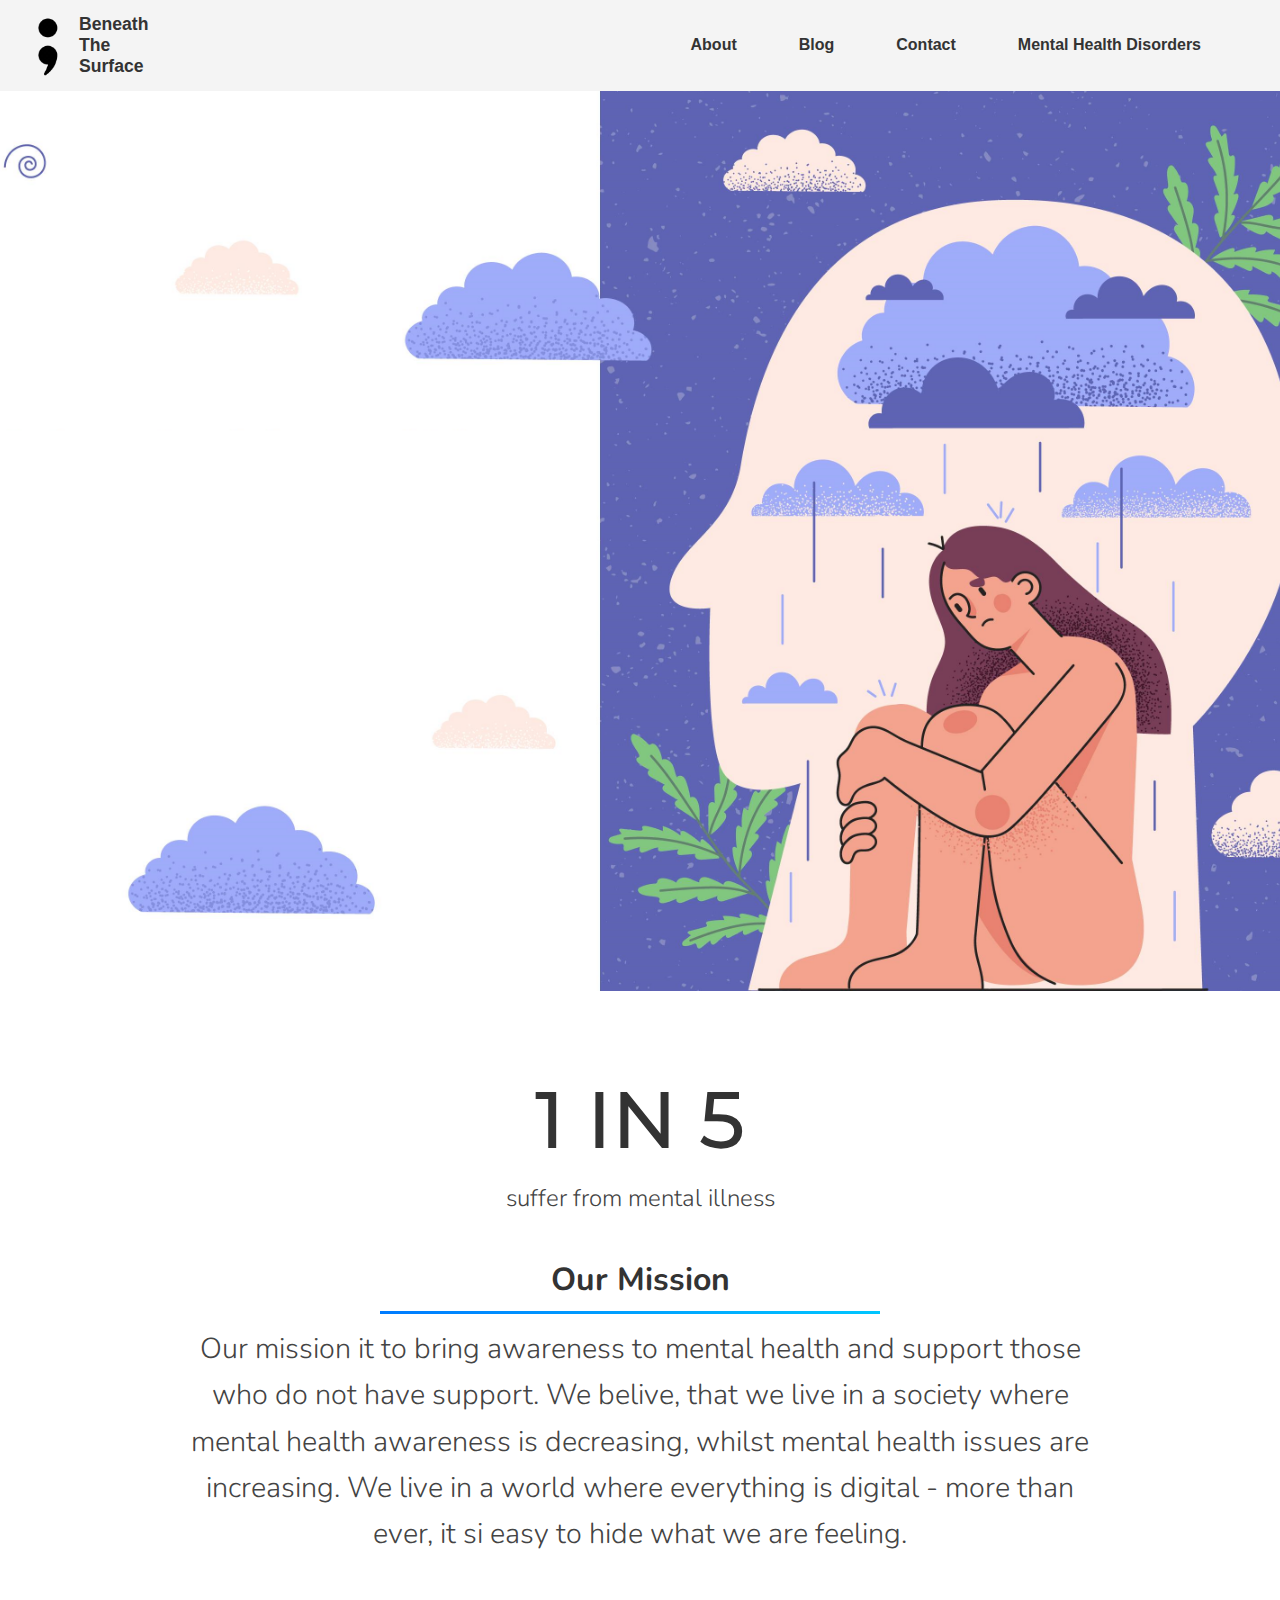
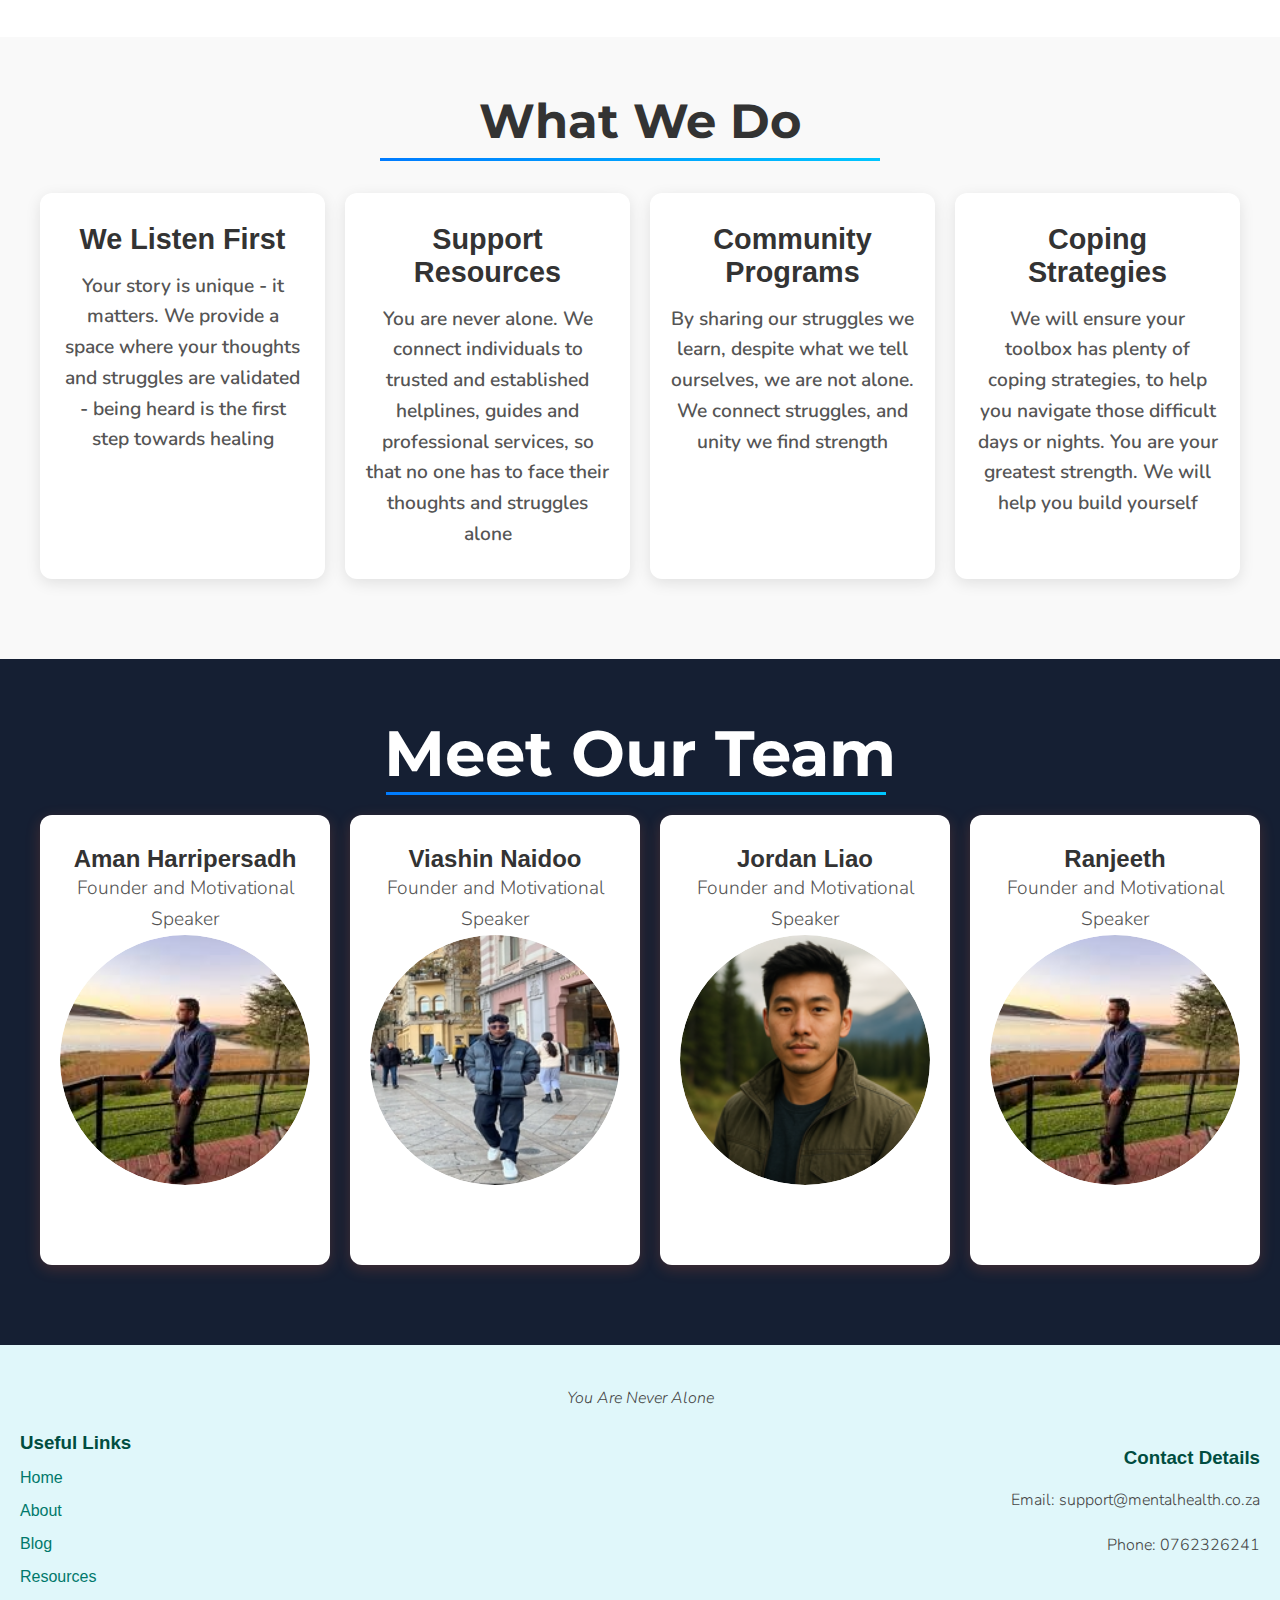
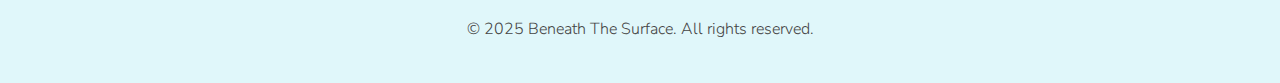
<file: WRP Project 1 Workspace/index.html>
<!DOCTYPE html>
<html lang="en">
<head>
    <meta charset="UTF-8">
    <meta name="viewport" content="width=device-width, initial-scale=1.0">
    <title>Beneath The Surface: Home Page</title>
    <link rel="icon" href="./Images/new logo.jpg" type="image/x-icon">

    <link rel="stylesheet" href="./CSS/Home Page Styling.css">
    <link rel="stylesheet" href="./CSS/Menu.css">
    <link rel="stylesheet" href="./CSS/FooterStyling.css">
    <link href="https://fonts.googleapis.com/css2?family=Lato:wght@400;700&family=Montserrat:wght@700;800&display=swap" rel="stylesheet">
    <link href="https://fonts.googleapis.com/css2?family=Montserrat:wght@700;800&family=Nunito:wght@400;600&display=swap" rel="stylesheet">


</head>
<body>


    <!--Navigation-->
    <header>
        <nav class="navbar">
            <div class="logo-container">
    <img src="./Images/new logo.png" alt="semi colon">
    <div class="logo-text">
        <span>Beneath</span>
        <span>The</span>
        <span>Surface</span>
    </div>
</div>
            <ul class="nav-links">
                <li><a href="#">About</a></li>
                <li><a href="./Blog Page.html">Blog</a></li>
                <li><a href="#">Contact</a></li>
                <li class="dropdown">
                    <a href="#">Mental Health Disorders</a>
                    <ul class="dropdown-content">
                        <li><a href="./Depression Link.html">Depression</a></li>
                        <li><a href="#">Anxiety</a></li>
                    </ul>
                </li>
            </ul>
        </nav>
    </header>

    <section class="background">
        <img src="./Images/Main page 1st image landing.png" alt="sad lady + mental health illustration">

        <div class="main-page-text">
            <span>Your</span>
            <span>Thoughts</span>
            <span>Matter</span>
        </div>
    </section>

<section class="mission-section">
    <div class="mission-section-content">
        <h1>1 IN 5</h1>
        <p class="sub-text">suffer from mental illness</p>
        <h2>Our Mission</h2>
        <div class="line"></div>
        <p class="mission-details">
            Our mission it to bring awareness to mental health and support those who do
            not have support. We belive, that we live in a society where mental health awareness
            is decreasing, whilst mental health issues are increasing. 
            We live in a world
            where everything is digital - more than ever, it si easy to hide what we are feeling. 
        </p>
    </div>
</section>

<section class="what-we-do">
    <div class="what-we-do-content">
        <h1>What We Do</h1>
        <div class="line"></div>
        <div class="services">
            <div class="service-box">
                <h2>We Listen First</h2>
                <p>Your story is unique - it matters. We provide a space where your thoughts and struggles are validated - being heard
                    is the first step towards healing</p>
            </div>
            <div class="service-box">
                <h2>Support Resources</h2>
                <p>You are never alone. We connect individuals to trusted and established helplines, guides and professional services,
                    so that no one has to face their thoughts and struggles alone</p>
            </div>
            <div class="service-box">
                <h2>Community Programs</h2>
                <p>By sharing our struggles we learn, despite what we tell ourselves, we are not alone. We connect struggles, and unity
                    we find strength</p>
            </div>
            <div class="service-box">
                <h2>Coping Strategies</h2>
                <p>We will ensure your toolbox has plenty of coping strategies, to help you navigate those difficult days or nights. You
                    are your greatest strength. We will help you build yourself</p>
            </div>
        </div>
    </div>
</section>

<section class="our-team">
    <div class="team-content">
        <h1>Meet Our Team</h1>
        <div class="line"></div>
        <div class="team-members">
            <div class="team-member">
                <h3>Aman Harripersadh</h3>
                <p>Founder and Motivational Speaker</p>
                <div class="member-image">
                    <img src="./Images/member 1.jpeg" alt="Member 1 - Aman Harripersadh">
                </div>
             </div>
            <div class="team-member">
                <h3>Viashin Naidoo</h3>
                <p>Founder and Motivational Speaker</p>
                <div class="member-image">
                    <img src="./Images/AISelect_20250816_185437_Instagram.jpg" alt="Member 2 - Viashin Naidoo">
                </div>
             </div>
            <div class="team-member">
                <h3>Jordan Liao</h3>
                <p>Founder and Motivational Speaker</p>
                <div class="member-image">
                    <img src="./Images/asian_guy_nature_200x200.png" alt="Member 3 - Jordan Liao">
                </div>
             </div>
            <div class="team-member">
                <h3>Ranjeeth </h3>
                <p>Founder and Motivational Speaker</p>
                <div class="member-image">
                    <img src="./Images/member 1.jpeg" alt="Member 4 - Ranjeeth">
                </div>
             </div>
            </div>
        </div>
    </div>
</section>



    <footer class="footer-grid">
        <div class="footer-message-top">
            <i><p>You Are Never Alone</p></i>
        </div>

        <div class="footer-links-left">
            <h3>Useful Links</h3>
            <div class="footer-links">
                <ul>
                <li><a href="./Home page.html">Home</a></li>
                <li><a href="#">About</a></li>
                <li><a href="./Blog Page.html">Blog</a></li>
                <li><a href="https://www.sadag.org/">Resources</a></li>
                
                </ul>
                
            </div>
        </div>



        
        <div class="footer-contact-right">
            <h3>Contact Details</h3>
            <br>
            <p>Email: support@mentalhealth.co.za</p>
            <br>
            <p>Phone: 0762326241</p>
        </div>
        <div class="footer-copyright-bottom">
            <p>&copy; 2025 Beneath The Surface. All rights reserved.</p>
        </div>
    </footer>
    
</body>
</html>
</file>
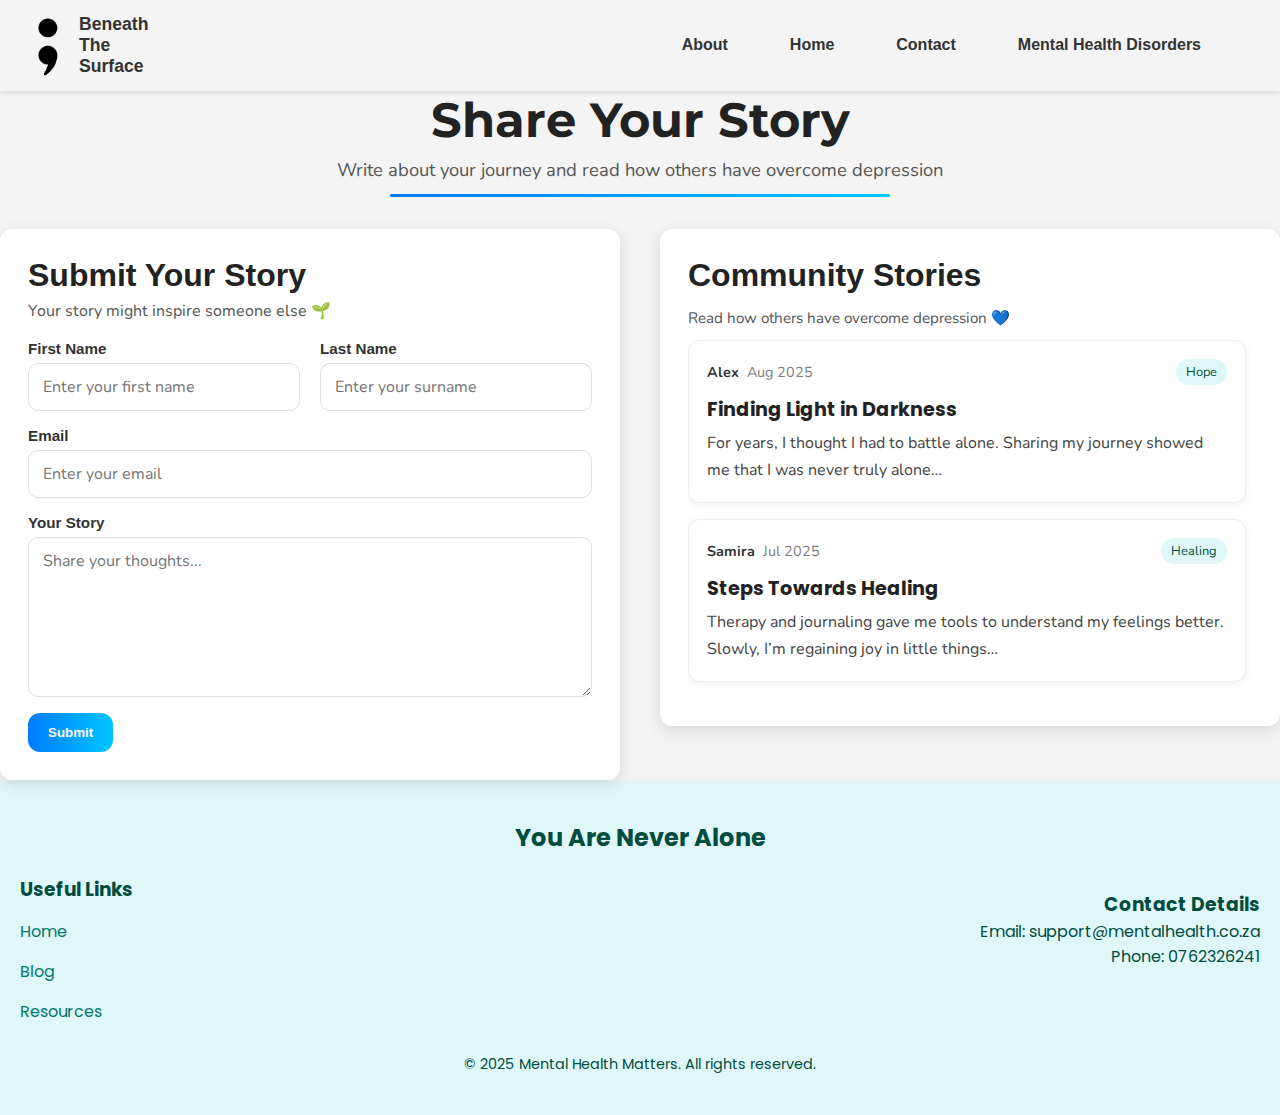
<file: WRP Project 1 Workspace/Blog Page.html>
<!DOCTYPE html>
<html lang="en">
<head>
<meta charset="UTF-8">
<meta name="viewport" content="width=device-width, initial-scale=1.0">
<title>Mental Health Blog</title>
 
  <link rel="stylesheet" href="./CSS/Menu.css">
<link rel="stylesheet" href="./CSS/FooterStyling.css">
<link rel="stylesheet" href="./CSS/Blog Page Styling.css"> <!-- New CSS file for blog -->
 
  <link href="https://fonts.googleapis.com/css2?family=Montserrat:wght@700&family=Nunito:wght@400;600&family=Poppins:wght@400;600&display=swap" rel="stylesheet">
</head>
<body>
 
  <header>
<nav class="navbar">
<div class="logo-container">
<img src="./Images/new logo.png" alt="Logo">
<div class="logo-text">
<span>Beneath</span>
<span>The</span>
<span>Surface</span>
</div>
</div>
 
      <ul class="nav-links">
<li><a href="./Home page.html">About</a></li>
<li><a href="./index.html">Home</a></li> 
<li><a href="#">Contact</a></li>
<li class="dropdown">
<a href="#">Mental Health Disorders</a>
<ul class="dropdown-content">
<li><a href="./Depression Link.html">Depression</a></li>
<li><a href="#">Anxiety</a></li>
</ul>
</li>
</ul>
</nav>
</header>
 
  <section class="share-stories-section">
<div class="share-stories-header">
<h1>Share Your Story</h1>
<p class="sub-text">Write about your journey and read how others have overcome depression</p>
<div class="line"></div>
</div>
 
    <div class="share-grid">
<div class="card story-form">
<h2>Submit Your Story</h2>
<p class="helper">Your story might inspire someone else 🌱</p>
 
        <form>
<div class="form-grid">
<div class="form-group">
<label for="name">First Name</label>
<input type="text" id="name" placeholder="Enter your first name">
</div>
 
            <div class="form-group">
<label for="surname">Last Name</label>
<input type="text" id="surname" placeholder="Enter your surname">
</div>
 
            <div class="form-group full">
<label for="email">Email</label>
<input type="email" id="email" placeholder="Enter your email">
</div>
 
            <div class="form-group full">
<label for="story">Your Story</label>
<textarea id="story" placeholder="Share your thoughts..."></textarea>
</div>
</div>
 
          <button type="submit" class="btn-submit">Submit</button>
</form>
</div>
 
      <!-- Right: Feed -->
<div class="card stories-feed">
<h2>Community Stories</h2>
<p class="feed-tip">Read how others have overcome depression 💙</p>
 
        <div class="stories-scroll">
<div class="story-card">
<div class="story-meta">
<span class="author">Alex</span>
<span class="date">Aug 2025</span>
<span class="badge">Hope</span>
</div>
<div class="story-title">Finding Light in Darkness</div>
<div class="story-body">For years, I thought I had to battle alone. Sharing my journey showed me that I was never truly alone…</div>
</div>
 
          <div class="story-card">
<div class="story-meta">
<span class="author">Samira</span>
<span class="date">Jul 2025</span>
<span class="badge">Healing</span>
</div>
<div class="story-title">Steps Towards Healing</div>
<div class="story-body">Therapy and journaling gave me tools to understand my feelings better. Slowly, I’m regaining joy in little things…</div>
</div>
 
        </div>
</div>
</div>
</section>
 
  <footer class="footer-grid">
<div class="footer-message-top">
<p>You Are Never Alone</p>
</div>
<div class="footer-links-left">
<h3>Useful Links</h3>
<div class="footer-links">
<ul>
<li><a href="./index.html">Home</a></li>
<li><a href="./Blog.html">Blog</a></li>
<li><a href="https://www.sadag.org/">Resources</a></li>
</ul>
</div>
</div>
<div class="footer-contact-right">
<h3>Contact Details</h3>
<p>Email: support@mentalhealth.co.za</p>
<p>Phone: 0762326241</p>
</div>
<div class="footer-copyright-bottom">
<p>&copy; 2025 Mental Health Matters. All rights reserved.</p>
</div>
</footer>
 
</body>
</html>
</file>
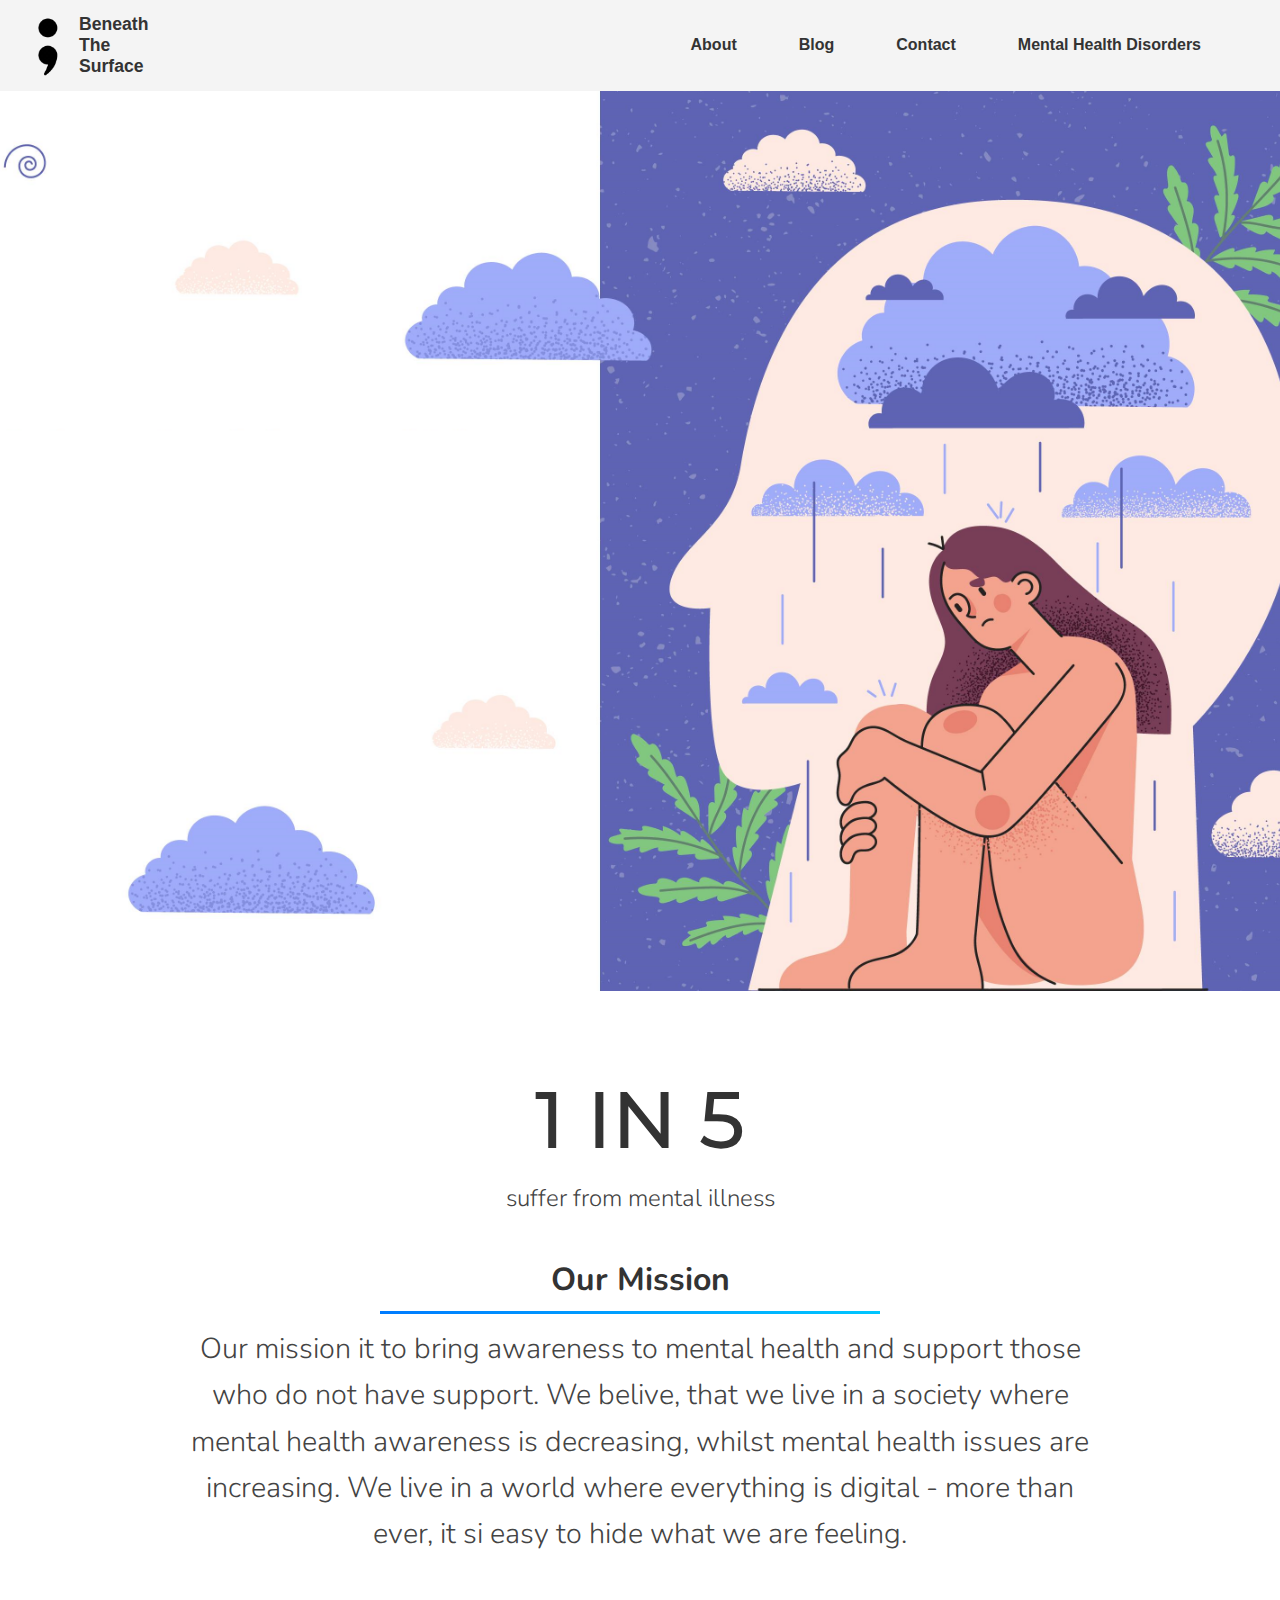
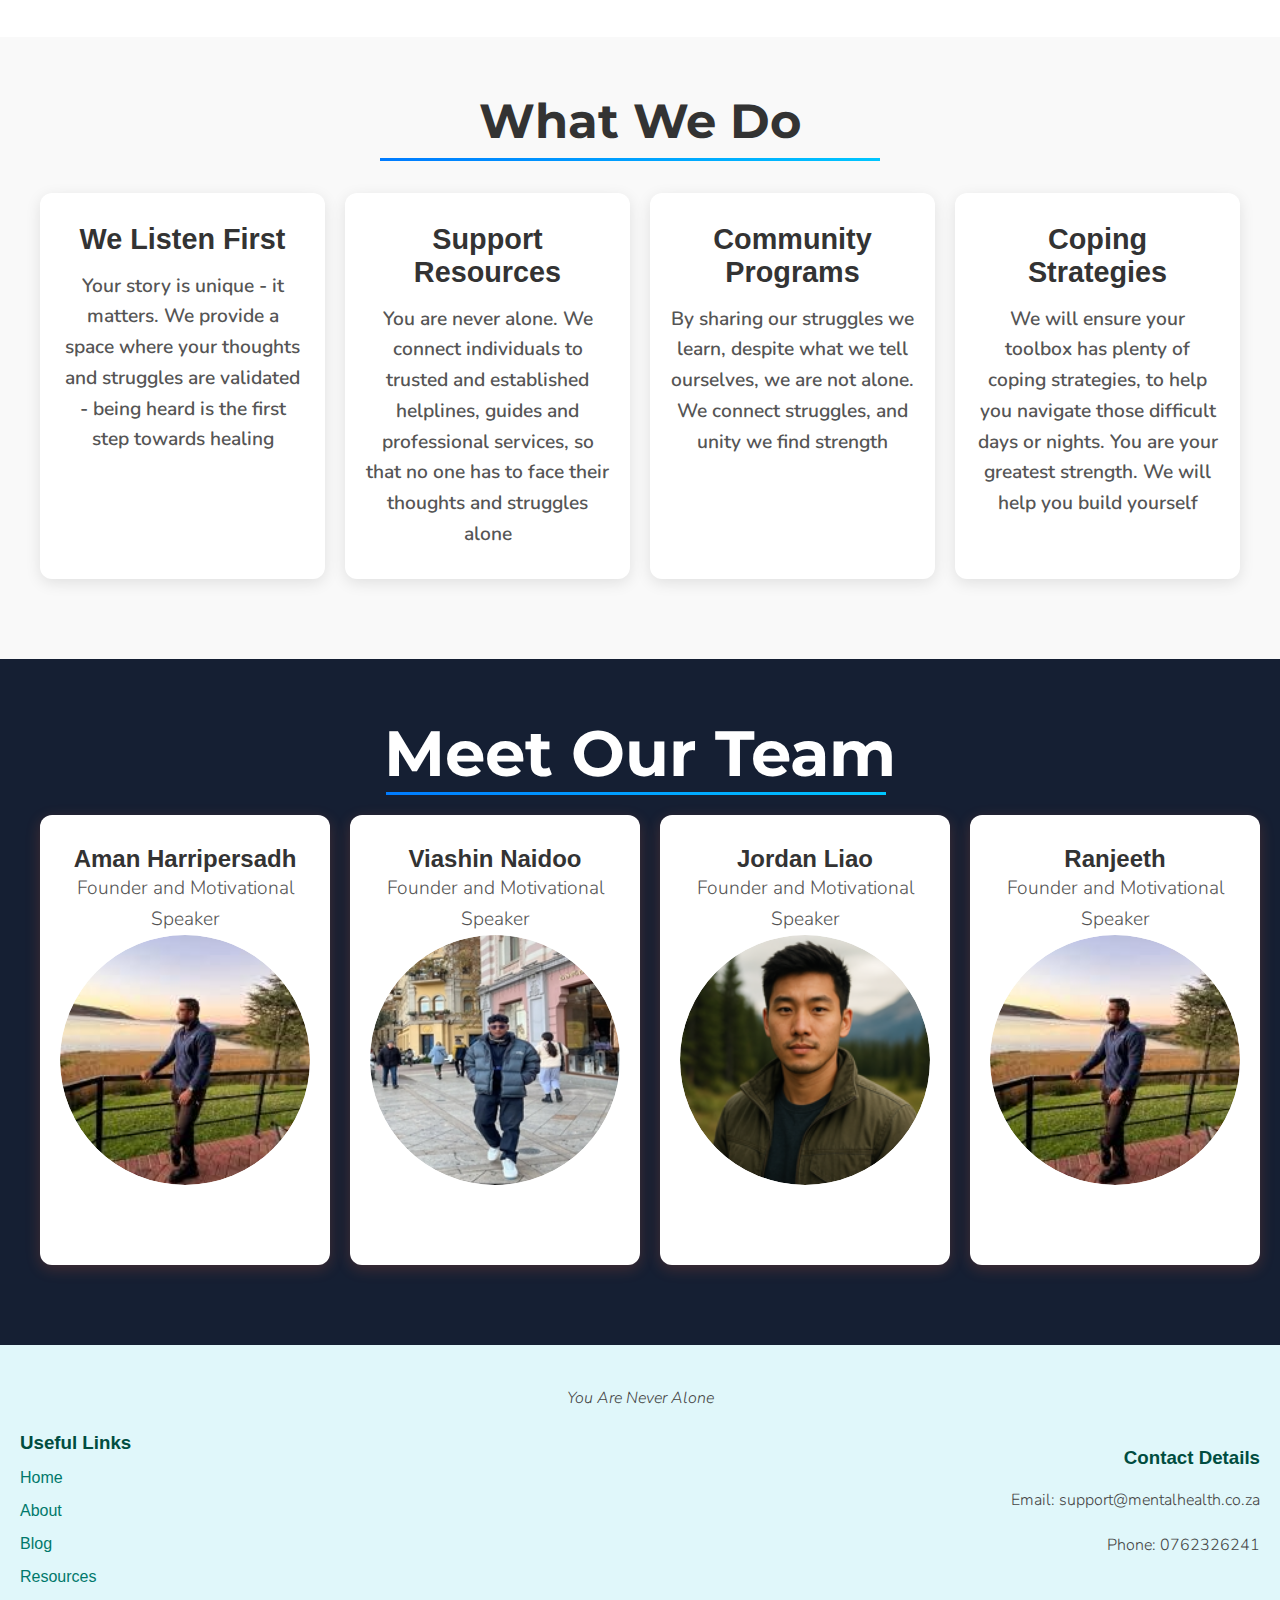
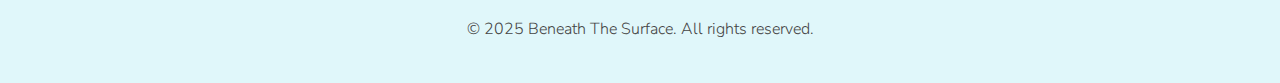
<file: WRP Project 1 Workspace/Home page.html>
<!DOCTYPE html>
<html lang="en">
<head>
    <meta charset="UTF-8">
    <meta name="viewport" content="width=device-width, initial-scale=1.0">
    <title>Beneath The Surface: Home Page</title>
    <link rel="icon" href="./Images/new logo.jpg" type="image/x-icon">

    <link rel="stylesheet" href="./CSS/Home Page Styling.css">
    <link rel="stylesheet" href="./CSS/Menu.css">
    <link rel="stylesheet" href="./CSS/FooterStyling.css">
    <link href="https://fonts.googleapis.com/css2?family=Lato:wght@400;700&family=Montserrat:wght@700;800&display=swap" rel="stylesheet">
    <link href="https://fonts.googleapis.com/css2?family=Montserrat:wght@700;800&family=Nunito:wght@400;600&display=swap" rel="stylesheet">


</head>
<body>


    <!--Navigation-->
    <header>
        <nav class="navbar">
            <div class="logo-container">
    <img src="./Images/new logo.png" alt="Logo">
    <div class="logo-text">
        <span>Beneath</span>
        <span>The</span>
        <span>Surface</span>
    </div>
</div>
            <ul class="nav-links">
                <li><a href="#">About</a></li>
                <li><a href="./Blog Page.html">Blog</a></li>
                <li><a href="#">Contact</a></li>
                <li class="dropdown">
                    <a href="#">Mental Health Disorders</a>
                    <ul class="dropdown-content">
                        <li><a href="./Depression Link.html">Depression</a></li>
                        <li><a href="#">Anxiety</a></li>
                    </ul>
                </li>
            </ul>
        </nav>
    </header>

    <section class="background">
        <img src="./Images/Main page 1st image landing.png">

        <div class="main-page-text">
            <span>Your</span>
            <span>Thoughts</span>
            <span>Matter</span>
        </div>
    </section>

<section class="mission-section">
    <div class="mission-section-content">
        <h1>1 IN 5</h1>
        <p class="sub-text">suffer from mental illness</p>
        <h2>Our Mission</h2>
        <div class="line"></div>
        <p class="mission-details">
            Our mission it to bring awareness to mental health and support those who do
            not have support. We belive, that we live in a society where mental health awareness
            is decreasing, whilst mental health issues are increasing. 
            We live in a world
            where everything is digital - more than ever, it si easy to hide what we are feeling. 
        </p>
    </div>
</section>

<section class="what-we-do">
    <div class="what-we-do-content">
        <h1>What We Do</h1>
        <div class="line"></div>
        <div class="services">
            <div class="service-box">
                <h2>We Listen First</h2>
                <p>Your story is unique - it matters. We provide a space where your thoughts and struggles are validated - being heard
                    is the first step towards healing</p>
            </div>
            <div class="service-box">
                <h2>Support Resources</h2>
                <p>You are never alone. We connect individuals to trusted and established helplines, guides and professional services,
                    so that no one has to face their thoughts and struggles alone</p>
            </div>
            <div class="service-box">
                <h2>Community Programs</h2>
                <p>By sharing our struggles we learn, despite what we tell ourselves, we are not alone. We connect struggles, and unity
                    we find strength</p>
            </div>
            <div class="service-box">
                <h2>Coping Strategies</h2>
                <p>We will ensure your toolbox has plenty of coping strategies, to help you navigate those difficult days or nights. You
                    are your greatest strength. We will help you build yourself</p>
            </div>
        </div>
    </div>
</section>

<section class="our-team">
    <div class="team-content">
        <h1>Meet Our Team</h1>
        <div class="line"></div>
        <div class="team-members">
            <div class="team-member">
                <h3>Aman Harripersadh</h3>
                <p>Founder and Motivational Speaker</p>
                <div class="member-image">
                    <img src="./Images/member 1.jpeg">
                </div>
             </div>
            <div class="team-member">
                <h3>Viashin Naidoo</h3>
                <p>Founder and Motivational Speaker</p>
                <div class="member-image">
                    <img src="./Images/AISelect_20250816_185437_Instagram.jpg">
                </div>
             </div>
            <div class="team-member">
                <h3>Jordan Liao</h3>
                <p>Founder and Motivational Speaker</p>
                <div class="member-image">
                    <img src="./Images/asian_guy_nature_200x200.png">
                </div>
             </div>
            <div class="team-member">
                <h3>Ranjeeth </h3>
                <p>Founder and Motivational Speaker</p>
                <div class="member-image">
                    <img src="./Images/member 1.jpeg">
                </div>
             </div>
            </div>
        </div>
    </div>
</section>



    <footer class="footer-grid">
        <div class="footer-message-top">
            <i><p>You Are Never Alone</p></i>
        </div>

        <div class="footer-links-left">
            <h3>Useful Links</h3>
            <div class="footer-links">
                <ul>
                <li><a href="#">Home</a></li>
                <li><a href="#">About</a></li>
                <li><a href="#">Blog</a></li>
                <li><a href="#">Resources</a></li>
                
                </ul>
                
            </div>
        </div>



        
        <div class="footer-contact-right">
            <h3>Contact Details</h3>
            <br>
            <p>Email: support@mentalhealth.co.za</p>
            <br>
            <p>Phone: 0762326241</p>
        </div>
        <div class="footer-copyright-bottom">
            <p>&copy; 2025 Beneath The Surface. All rights reserved.</p>
        </div>
    </footer>
    
</body>
</html>
</file>
<file: WRP Project 1 Workspace/CSS/Home Page Styling.css>
/*Background section*/
.background{
    width:100%;
    height: 100vh;
    overflow: hidden;
}
.background img{
    width: 100%;
    height: 100%;
    object-fit: cover;
    display: block;
    position: relative;
}
.main-page-text {
    position: absolute;
    top: 47%;
    left: 2.5%;
    font-family: 'Poppins', sans-serif;
    font-size: 6.0rem;
    font-weight: bold;
    color: #5d63b2;
    line-height: 1.1;
    text-shadow: 1px 1px 4px rgba(0,0,0,0.2);
    display: flex;
    flex-direction: column;
    opacity: 0;
    /* Start at middle + 30px down */
    transform: translateY(-80%) translateY(30px);
    animation: fadeUp 1.2s ease forwards;
    

}

@keyframes fadeUp {
    to {
        opacity: 1;
        /* End at -50% (your layout position) */
        transform: translateY(-50%);
    }


}

    


@keyframes fadeUp {
    to {
        opacity: 1;
        transform: translateY(0); /* back to its normal spot */
    }
}

/*Mission section styling*/
.mission-section-content .line{
    width: 500px;
    height: 3px;
    background: linear-gradient(to right, #007bff,#00c6ff);
    margin-bottom: 12px;
    margin-left: 29%;
    
    
}

.mission-section{
    background-color: white;
    padding: 80px 20px;
    text-align: center;
    color: #333;
}
.mission-section-content h1{
    font-size: 5rem;
    font-weight: bold;
    margin-bottom: 10px;
    font-family: 'Montserrat', sans-serif;
    font-weight: 500;
}
.mission-section-content .sub-text{
    font-size: 1.5rem;
    margin-bottom: 40px;
    margin-top: 1px;
    font-family: 'Nunito', sans-serif;
}
.mission-section-content h2{
    font-size: 2rem;
    font-weight: bold;
    margin-bottom: 10px;
    text-align: center;
    font-family: 'Nunito', sans-serif;
}
.mission-section-content .mission-details{
    max-width: 900px;
    margin: 0 auto;
    font-size: 1.8rem;
    line-height: 1.6;
    text-align: center;
}
p{
    font-family: 'Nunito', sans-serif;
  font-weight: 300;       /* slightly thinner */
  font-size: 1rem;
  line-height: 1.7;
  color: #444444;
}

/*__________WHAT WE DO SECTION__________*/
/*This is the entire bg for the section. Chose a nice blended colour*/
.what-we-do{ 
    background: #f9f9f9;
    padding : 80px 20px;
    text-align: center;
    
}
.what-we-do-content h1{
    font-size: 3rem;
    font-family: 'montserrat', sans-serif;
    margin-bottom: 10px;
    font-weight: bold;
    margin-top: -25px;
}
.service-box h2{
    font-family: poppins, sans-serif;
    font-size: 1.5rem;
    margin-bottom: 15px;
    color: #333;
}
.service-box p{
    font-family: 'nunito', sans-serif;
    font-size: 1.1rem;
    font-weight: 600;
}
.what-we-do-content .line{
    width: 500px;
    height: 3px;
    background: linear-gradient(to right, #007bff,#00c6ff);
    margin-bottom: 12px;
    margin-left: 29%;
    margin-top: -2px;
}
.services{
    display: grid;
    grid-template-columns: repeat(4, 1fr);
    gap: 20px;
    max-width: 1200px;
    margin: 0 auto;
}
/*The individual boxes total 4*/
.service-box{
    background: #fff;
    padding: 30px 20px;
    border-radius: 12px;
    box-shadow: 0px 4px 15px rgba(0, 0, 0, 0.1);
    transition: transform 0.3s ease, box-shadow 0.3s ease;
    display: flex;
    flex-direction: column;
    justify-content: flex-start;
    min-height: 350px;
    margin-top: 20px;
}
.service-box h2{
    font-family: 'Poppins', sans-serif;
    font-size: 1.8rem;
    font-weight: 600;
    color: #333;
}
.service-box p{
    font-family: 'Nunito', sans-serif;
    font-size: 1.2rem;
    color: #555;
    line-height: 1.6;
    color: #555;
}
.service-box:hover{
    transform: translateY(-9px);
    box-shadow: 0px 8px 20px rgba(0, 0, 0, 0.15);
}
/*_________Team section_________*/
.our-team{
    background-color: #151f33;
    padding: 80px 20px;
    text-align: center;
}
.our-team h1{
    color: white;
    font-family: 'montserrat', sans-serif;
    font-size: 4rem;
    font-weight: bold;
    margin-top: -25px;
}
.team-member h3{
    font-family: 'Poppins', sans-serif;
    font-size: 1.5rem;
    margin-top: 10px;
    color: #333;
}
.team-member p{
    font-family: 'Nunito', sans-serif;
    font-size: 1.2rem;
    color: #555;
    line-height: 1.6;
}
.team-member:hover p{
    color: #ff6b35;
}
.team-content .line{
    width: 500px;
    height: 3px;
    background: linear-gradient(to right, #007bff,#00c6ff);
    margin-bottom: 20px;
    margin-left: 29.55%;
}
.team-members{
    display: grid;
    grid-template-columns: repeat(4, 1fr);
    max-width: 1200px;
    margin: 0 auto;
    gap: 20px;
}
.team-member{
    background: #fff;
    padding: 20px 20px 80px 20px;
    border-radius: 12px;
    box-shadow: 0px 4px 15px rgba(255, 107, 53, 0.2); /* Colored shadow */
    transition: transform 0.3s ease, box-shadow 0.3s ease;
    display: flex;
    flex-direction: column;
    align-items: center;
    
    

}
.team-member:hover{
    transform: translateY(-9px);
    box-shadow: 0px 12px 25px rgba(255, 107, 53, 0.35);
}
.member-image img{
    width: auto;      /* preserve aspect ratio */
    height: 100%;     /* fill container height */
    object-fit: cover;
    object-position: center;
    border-radius: 50%; /* keep image circular */
    transition: transform 0.3s ease;
}
.team-member .member-image img:hover{
    transform: scale(1.05);
}
.member-image {
    width: 250px;
    height: 250px;
    overflow: hidden;
    border-radius: 50%; /* circle container */
    display: flex;
    align-items: center;
    justify-content: center;
}
</file>
<file: WRP Project 1 Workspace/CSS/Menu.css>
*{
    margin: 0;
    padding: 0;
    box-sizing: border-box;
}
body{
    font-family: Arial, sans-serif;
    background-color: #f4f4f4;
    color: #333;
}

/*NAV BAR SECTION*/
.navbar{
    display: flex;
    align-items: center;
    justify-content: space-between; 
    padding: 0.8rem 5%;
    box-shadow: 0 2px 4px rgba(0,0,0,0.1);
}
.logo-container{
    display: flex;
    align-items: center;
    
}
.logo-container img{
    height: 65px;
    width: 65px;
    margin-left: -50px;
}
.logo-text{
    display: flex;
    flex-direction: column;
    font-weight: bold;
    font-size: 1.1rem;
    line-height: 1.2;
    color: #333;
    position: relative;
}






/*Navigation links*/
.nav-links{
    list-style: none;
    display: flex;
    gap: 2rem;
   
}
/*Each menu item*/
.nav-links li{
    position: relative;
    
}
/*Links styling*/
.nav-links a{
    text-decoration: none;
    color: #333;
    font-weight: bold;
    padding: 8px 15px;       /* space for the hover box */
    border-radius: 12px;     /* rounded corners */
    transition: all 0.3s ease;
}
/*Hover effect for links*/
.nav-links a:hover{
    color: white;
    background-color: #007bff;
}

/*Dropdown menu for links*/
.dropdown-content{
    display: none;
    position: absolute;
    top: 100%;
    left: 0;
    background: white;
    list-style: none;
    padding: 0.5rem 0;
    border: 1px solid #ddd;
    min-width: 150px;
    z-index: 10;

}
/*Dropdown menu items*/
.dropdown-content li a{
    display: block;
    padding: 0.5rem 1rem;
    color: #333;
    background: white;
    transition: all 0.3s ease;
}
/*Hover effect for dropdown items*/
.dropdown-content li a:hover{
    background: #007bff;
    color: white;
}
/*Show dropdown on hover*/
.nav-links li:hover .dropdown-content{
    display: block;
}
</file>
<file: WRP Project 1 Workspace/CSS/FooterStyling.css>
.footer-grid{
    display: grid;
    grid-template-areas: 
    "message message"
    "links contact"
    "copyright copyright";

    grid-template-columns: 1fr 1fr;
    gap: 20px;
    background-color: #e0f7fa;
    color: #004d40;
    padding: 40px 20px;
    font-family: poppins, sans-serif;
}
.footer-message-top{
    grid-area: message;
    text-align: center;
    font-size: 1.5rem;
    font-weight: bold;
}
.footer-links-left{
    grid-area: links;
}
.footer-contact-right{
    grid-area: contact;
    text-align: right;
    margin-top: 15px;
}
.footer-copyright-bottom{
    grid-area: copyright;
    text-align: center;
    font-size: 0.9rem;
}
.footer-links ul{
    list-style: none;
    padding: 0;
    margin: 0;
}
.footer-links li{
    margin-bottom: 10px;
    margin-top: 15px;
}
.footer-links a{
    text-decoration: none;
    color: #00796b
}
.footer-links a:hover{
    color: #004d40;
    transform: scale(1.05);
}
</file>
<file: WRP Project 1 Workspace/CSS/Blog Page Styling.css>
blog.css .share-stories-section{
    background:#f9f9f9;
    padding: 80px 10%;
    color:#333;
    font-family: 'Poppins', Arial, sans-serif;
  }
  /* Header */
  .share-stories-header{
    text-align:center;
    margin-bottom:32px;
  }
  .share-stories-header h1{
    font-size:3rem;
    font-weight:700;
    margin:0 0 8px;
    color:#222;
    font-family:'Montserrat', 'Poppins', Arial, sans-serif;
  }
  .share-stories-header .sub-text{
    font-family:'Nunito', Arial, sans-serif;
    font-size:1.15rem;
    color:#555;
  }
  .share-stories-header .line{
    width: 500px;
    max-width: 70%;
    height:3px;
    background: linear-gradient(to right, #007bff, #00c6ff);
    margin:12px auto 0;
    border-radius:2px;
  }
  /* 2-column layout (form | feed) */
  .share-grid{
    display:grid;
    grid-template-columns: 1fr 1fr;
    gap:40px;
    align-items:start;
  }
  /* Card base */
  .card{
    background:#fff;
    border-radius:12px;
    box-shadow: 0 4px 15px rgba(0,0,0,0.12);
    padding:28px;
    transition: transform 0.25s ease, box-shadow 0.25s ease;
  }
  .card:hover{
    transform: translateY(-4px);
    box-shadow: 0 10px 22px rgba(0,0,0,0.15);
  }
  /* ---------- Left: Submit Story Form ---------- */
  .story-form h2{
    font-size:2rem;
    margin-bottom:6px;
    color:#222;
    font-weight:700;
  }
  .story-form p.helper{
    font-family:'Nunito', Arial, sans-serif;
    color:#555;
    margin-bottom:18px;
    font-size:1rem;
  }
  /* Form grid */
  .form-grid{
    display:grid;
    grid-template-columns: 1fr 1fr;
    gap:16px 20px;
    margin-top:10px;
  }
  /* Make email full width under name/surname on larger screens */
  .form-grid .full{
    grid-column: 1 / -1;
  }
  /* Form controls */
  .form-group{
    display:flex;
    flex-direction:column;
  }
  .form-group label{
    font-size:0.95rem;
    margin-bottom:6px;
    color:#333;
    font-weight:600;
  }
  .form-group input,
  .form-group textarea{
    font-family:'Nunito', Arial, sans-serif;
    font-size:1rem;
    padding:12px 14px;
    border:1px solid #ddd;
    border-radius:10px;
    background:#fff;
    color:#333;
    transition: border-color 0.2s ease, box-shadow 0.2s ease;
  }
  .form-group textarea{
    min-height:160px;
    resize:vertical;
  }
  .form-group input:focus,
  .form-group textarea:focus{
    outline:none;
    border-color:#00b0ff;
    box-shadow: 0 0 0 4px rgba(0, 123, 255, 0.15);
  }
  /* Submit button */
  .btn-submit{
    margin-top:16px;
    display:inline-block;
    padding:12px 20px;
    border:none;
    border-radius:12px;
    background: linear-gradient(to right, #007bff, #00c6ff);
    color:#fff;
    font-weight:700;
    cursor:pointer;
    transition: transform 0.2s ease, box-shadow 0.2s ease, opacity 0.2s ease;
  }
  .btn-submit:hover{
    transform: translateY(-2px);
    box-shadow: 0 8px 18px rgba(0,0,0,0.15);
  }
  .btn-submit:active{
    transform: translateY(0);
    opacity:0.9;
  }
  /* Small success / error notices (optional) */
  .form-note{
    margin-top:10px;
    font-size:0.95rem;
    font-family:'Nunito', Arial, sans-serif;
  }
  .form-note.success{ color:#00897b; }
  .form-note.error{ color:#d84315; }
  /* ---------- Right: Community Stories Feed ---------- */
  .stories-feed h2{
    font-size:2rem;
    margin-bottom:14px;
    color:#222;
    font-weight:700;
  }
  .stories-feed .feed-tip{
    font-family:'Nunito', Arial, sans-serif;
    font-size:0.95rem;
    color:#555;
    margin-bottom:12px;
  }
  /* Scroll container for cards so it stays half-page feel */
  .stories-scroll{
    max-height: 70vh;     /* keeps it visually balanced with the form */
    overflow-y:auto;
    padding-right:6px;    /* space for scrollbar */
  }
  /* Individual story cards */
  .story-card{
    border:1px solid #eee;
    border-radius:12px;
    padding:18px;
    margin-bottom:16px;
    background:#fff;
    box-shadow: 0 2px 10px rgba(0,0,0,0.06);
  }
  .story-card .story-meta{
    display:flex;
    gap:8px;
    align-items:center;
    margin-bottom:10px;
    font-size:0.9rem;
    font-family:'Nunito', Arial, sans-serif;
    color:#666;
  }
  .story-card .author{
    font-weight:700;
    color:#333;
  }
  .story-card .date{
    opacity:0.85;
  }
  .story-card .story-title{
    font-size:1.2rem;
    font-weight:700;
    color:#222;
    margin-bottom:6px;
    font-family:'Poppins', Arial, sans-serif;
  }
  .story-card .story-body{
    font-family:'Nunito', Arial, sans-serif;
    color:#444;
    line-height:1.7;
    font-size:1rem;
  }
  /* Subtle tag / badge (optional) */
  .badge{
    display:inline-block;
    padding:4px 10px;
    font-size:0.8rem;
    border-radius:999px;
    background:#e0f7fa;     /* footer palette nod */
    color:#004d40;
    font-family:'Nunito', Arial, sans-serif;
    margin-left:auto;
  }
  /* Link styling inside cards */
  .story-card a{
    color:#007bff;
    text-decoration:none;
    transition: color 0.2s ease;
  }
  .story-card a:hover{
    color:#004d40;
  }
  /* ---------- Responsiveness ---------- */
  @media (max-width: 1100px){
    .share-stories-header h1{ font-size:2.6rem; }
  }
  @media (max-width: 960px){
    .share-grid{
      grid-template-columns: 1fr;  /* stack: form then feed */
      gap:28px;
    }
    .form-grid{
      grid-template-columns: 1fr;  /* stack inputs */
    }
    .stories-scroll{
      max-height:none; /* let it grow naturally on small screens */
    }
  }
  @media (max-width: 600px){
    .share-stories-section{
      padding: 60px 6%;
    }
    .share-stories-header h1{ font-size:2.2rem; }
    .story-form h2,
    .stories-feed h2{ font-size:1.6rem; }
  }
  /* ---------- Optional: match your nav link hover pill styling for any inline actions ---------- */
  .inline-pill{
    display:inline-block;
    padding:6px 12px;
    border-radius:12px;
    background:#007bff;
    color:#fff;
    font-weight:700;
    text-decoration:none;
    transition: background 0.2s ease, transform 0.2s ease;
  }
  .inline-pill:hover{
    background:#005fcc;
    transform: translateY(-1px);
  }
  /* ---------- Nice focus rings for accessibility ---------- */
  .btn-submit:focus,
  .inline-pill:focus,
  .form-group input:focus,
  .form-group textarea:focus{
    outline:none;
    box-shadow: 0 0 0 4px rgba(0, 198, 255, 0.25);
  }
</file>
